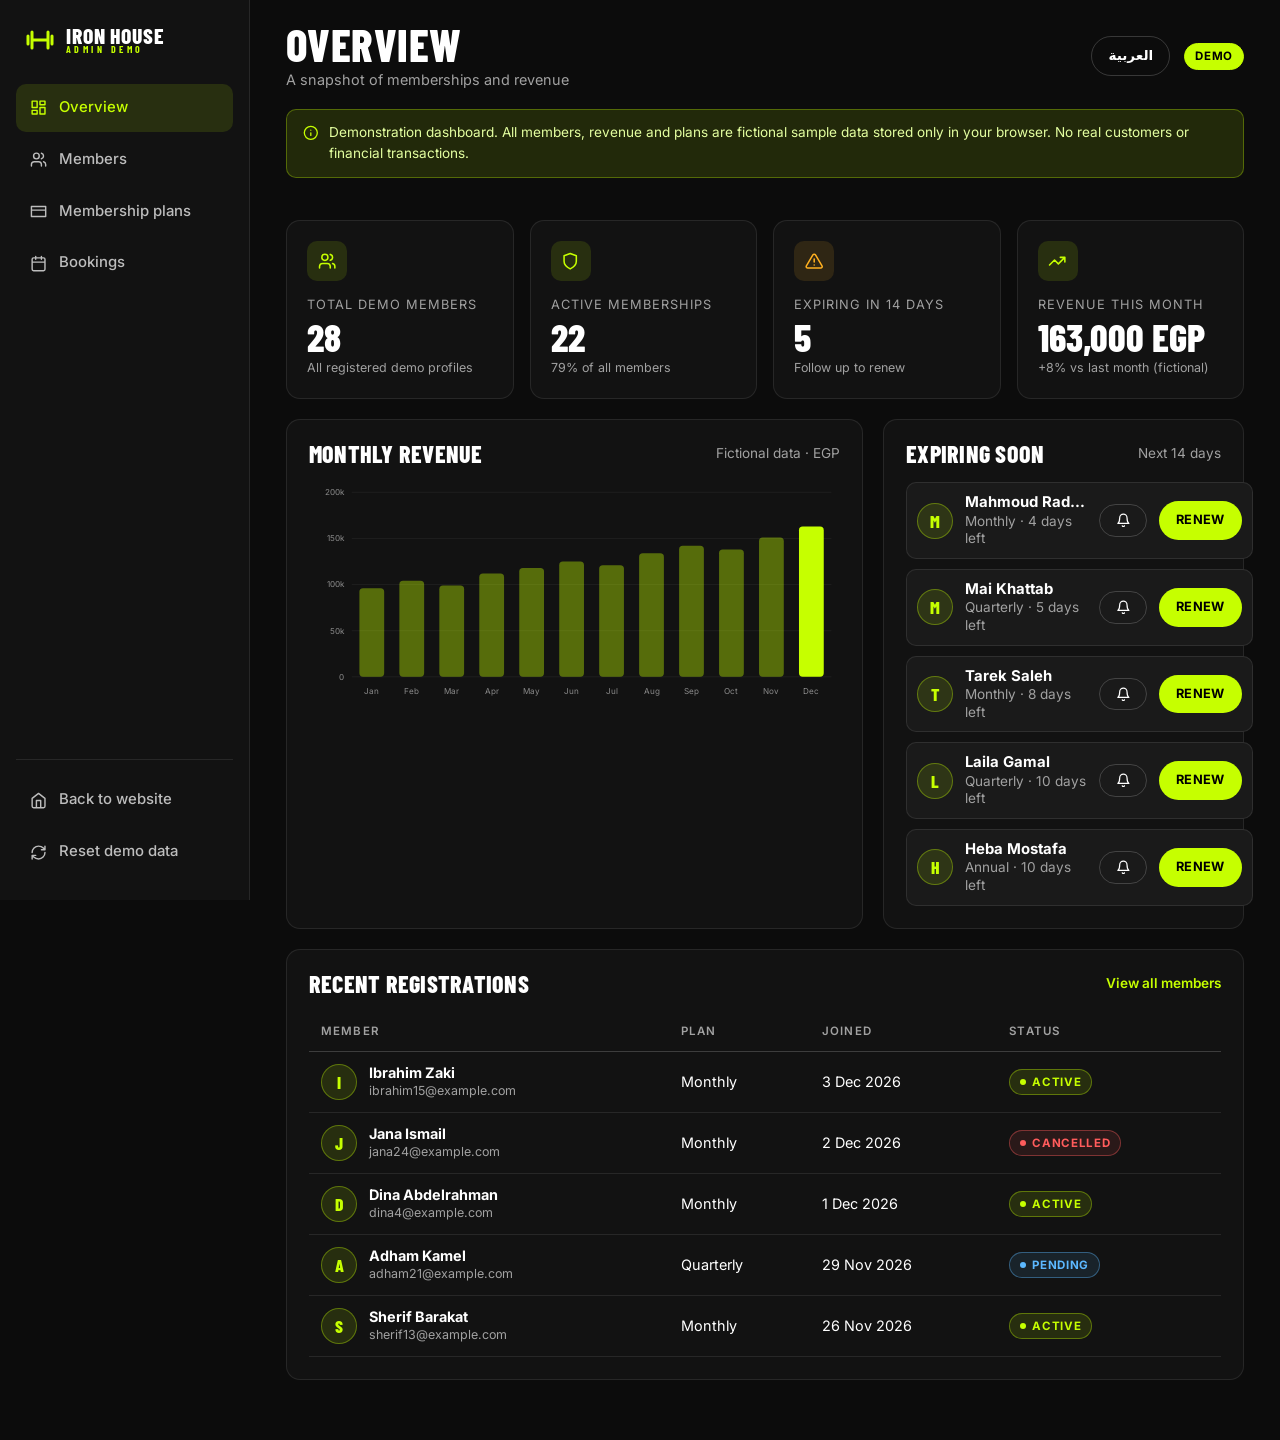
<file: dashboard.html>
<!doctype html>
<html lang="en">
<head>
  <meta charset="utf-8">
  <meta name="viewport" content="width=device-width, initial-scale=1">
  <title>Dashboard Demo | IRON HOUSE FITNESS</title>
  <meta name="description" content="Demo gym management dashboard for IRON HOUSE FITNESS: members, memberships, revenue chart and plans. All data is fictional and stored only in your browser.">
  <meta name="theme-color" content="#0a0a0a">
  <meta name="robots" content="noindex">
  <link rel="icon" href="assets/favicon.svg" type="image/svg+xml">
  <link rel="preload" as="font" type="font/woff2" href="assets/fonts/inter-latin.woff2" crossorigin>
  <link rel="preload" as="font" type="font/woff2" href="assets/fonts/barlow-condensed-800.woff2" crossorigin>
  <link rel="preload" as="font" type="font/woff2" href="assets/fonts/barlow-condensed-700.woff2" crossorigin>
  <link rel="stylesheet" href="css/dashboard.min.css">
  <script>(function(d){try{if(localStorage.getItem("ironhouse.lang")==="ar"){d.lang="ar";d.dir="rtl";}}catch(e){}})(document.documentElement);</script>
</head>
<body>
  <a class="skip-link" href="#dash-main">Skip to main content</a>
  <div class="shell">
    <aside class="sidebar" id="sidebar" aria-label="Dashboard navigation">
      <a href="index.html" class="wordmark">
        <svg class="wordmark-mark" viewBox="0 0 32 32" aria-hidden="true"><path d="M4 12v8M8 8v16M24 8v16M28 12v8M8 16h16" fill="none" stroke="currentColor" stroke-width="3" stroke-linecap="round"/></svg>
        <span>IRON HOUSE <small>ADMIN DEMO</small></span>
      </a>
      <nav class="side-nav">
        <a href="#overview" data-view="overview"><i data-icon="dashboard"></i> Overview</a>
        <a href="#members" data-view="members"><i data-icon="users"></i> Members</a>
        <a href="#plans" data-view="plans"><i data-icon="card"></i> Membership plans</a>
        <a href="#bookings" data-view="bookings"><i data-icon="calendar"></i> Bookings</a>
      </nav>
      <div class="side-foot">
        <a href="index.html" class="side-link"><i data-icon="home"></i> Back to website</a>
        <button type="button" class="side-link" id="reset-demo"><i data-icon="refresh"></i> Reset demo data</button>
      </div>
    </aside>
    <div class="scrim" id="scrim"></div>

    <div class="content">
      <header class="topbar">
        <button class="icon-btn menu-btn" id="open-sidebar" type="button" aria-label="Open navigation" aria-controls="sidebar" aria-expanded="false"><i data-icon="menu"></i></button>
        <div class="topbar-title"><h1 id="view-title">Overview</h1><p id="view-sub"></p></div>
        <span class="badge badge-demo">Demo</span>
      </header>
      <div class="demo-banner" role="note"><i data-icon="info"></i><span>Demonstration dashboard. All members, revenue and plans are fictional sample data stored only in your browser. No real customers or financial transactions.</span></div>

      <main id="dash-main" tabindex="-1">
        <div id="error-box"></div>

        <!-- Overview -->
        <section class="view" id="view-overview" aria-labelledby="view-title" hidden>
          <div class="kpis" id="kpis"></div>
          <div class="grid-2">
            <article class="panel chart-panel">
              <div class="panel-head"><h2>Monthly revenue</h2><span class="muted">Fictional data · EGP</span></div>
              <div id="chart" class="chart" role="group" aria-label="Bar chart of fictional monthly revenue for the last 12 months"></div>
            </article>
            <article class="panel">
              <div class="panel-head"><h2>Expiring soon</h2><span class="muted">Next 14 days</span></div>
              <ul class="list" id="expiring-list"></ul>
            </article>
          </div>
          <article class="panel">
            <div class="panel-head"><h2>Recent registrations</h2><a href="#members" class="link">View all members</a></div>
            <div class="table-wrap"><table class="table" id="recent-table"></table></div>
          </article>
        </section>

        <!-- Members -->
        <section class="view" id="view-members" aria-labelledby="view-title" hidden>
          <div class="panel">
            <div class="toolbar-d">
              <div class="search"><i data-icon="search"></i><label for="m-search" class="sr-only">Search members</label><input id="m-search" class="input" type="search" placeholder="Search by name, email or ID"></div>
              <label class="sr-only" for="m-status">Filter by status</label>
              <select id="m-status" class="select">
                <option value="all">All statuses</option>
                <option>Active</option><option>Expiring</option><option>Expired</option><option>Pending</option><option>Frozen</option><option>Cancelled</option>
              </select>
              <label class="sr-only" for="m-plan">Filter by plan</label>
              <select id="m-plan" class="select"><option value="all">All plans</option></select>
              <button type="button" class="btn btn-ghost btn-sm" id="export-csv"><i data-icon="download"></i> Export CSV</button>
              <button type="button" class="btn btn-primary btn-sm" id="add-member"><i data-icon="plus"></i> Add member</button>
            </div>
            <p class="muted count" id="m-count" aria-live="polite"></p>
            <div class="table-wrap"><table class="table members" id="members-table"></table></div>
            <div id="m-empty"></div>
            <div class="pager" id="pager"></div>
          </div>
        </section>

        <!-- Plans -->
        <section class="view" id="view-plans" aria-labelledby="view-title" hidden>
          <div class="plans-d" id="plans-d"></div>
          <p class="muted note">Changing a price here also updates the public website's plan cards in this browser, a simple preview of what a connected admin panel would do.</p>
        </section>
        <!-- Bookings -->
        <section class="view" id="view-bookings" aria-labelledby="view-title" hidden>
          <div class="panel">
            <p class="muted count" id="b-count" aria-live="polite"></p>
            <div class="table-wrap"><table class="table bookings" id="bookings-table"></table></div>
            <div id="b-empty"></div>
          </div>
        </section>
      </main>
    </div>
  </div>

  <script src="js/dashboard.min.js" defer></script>
</body>
</html>
</file>
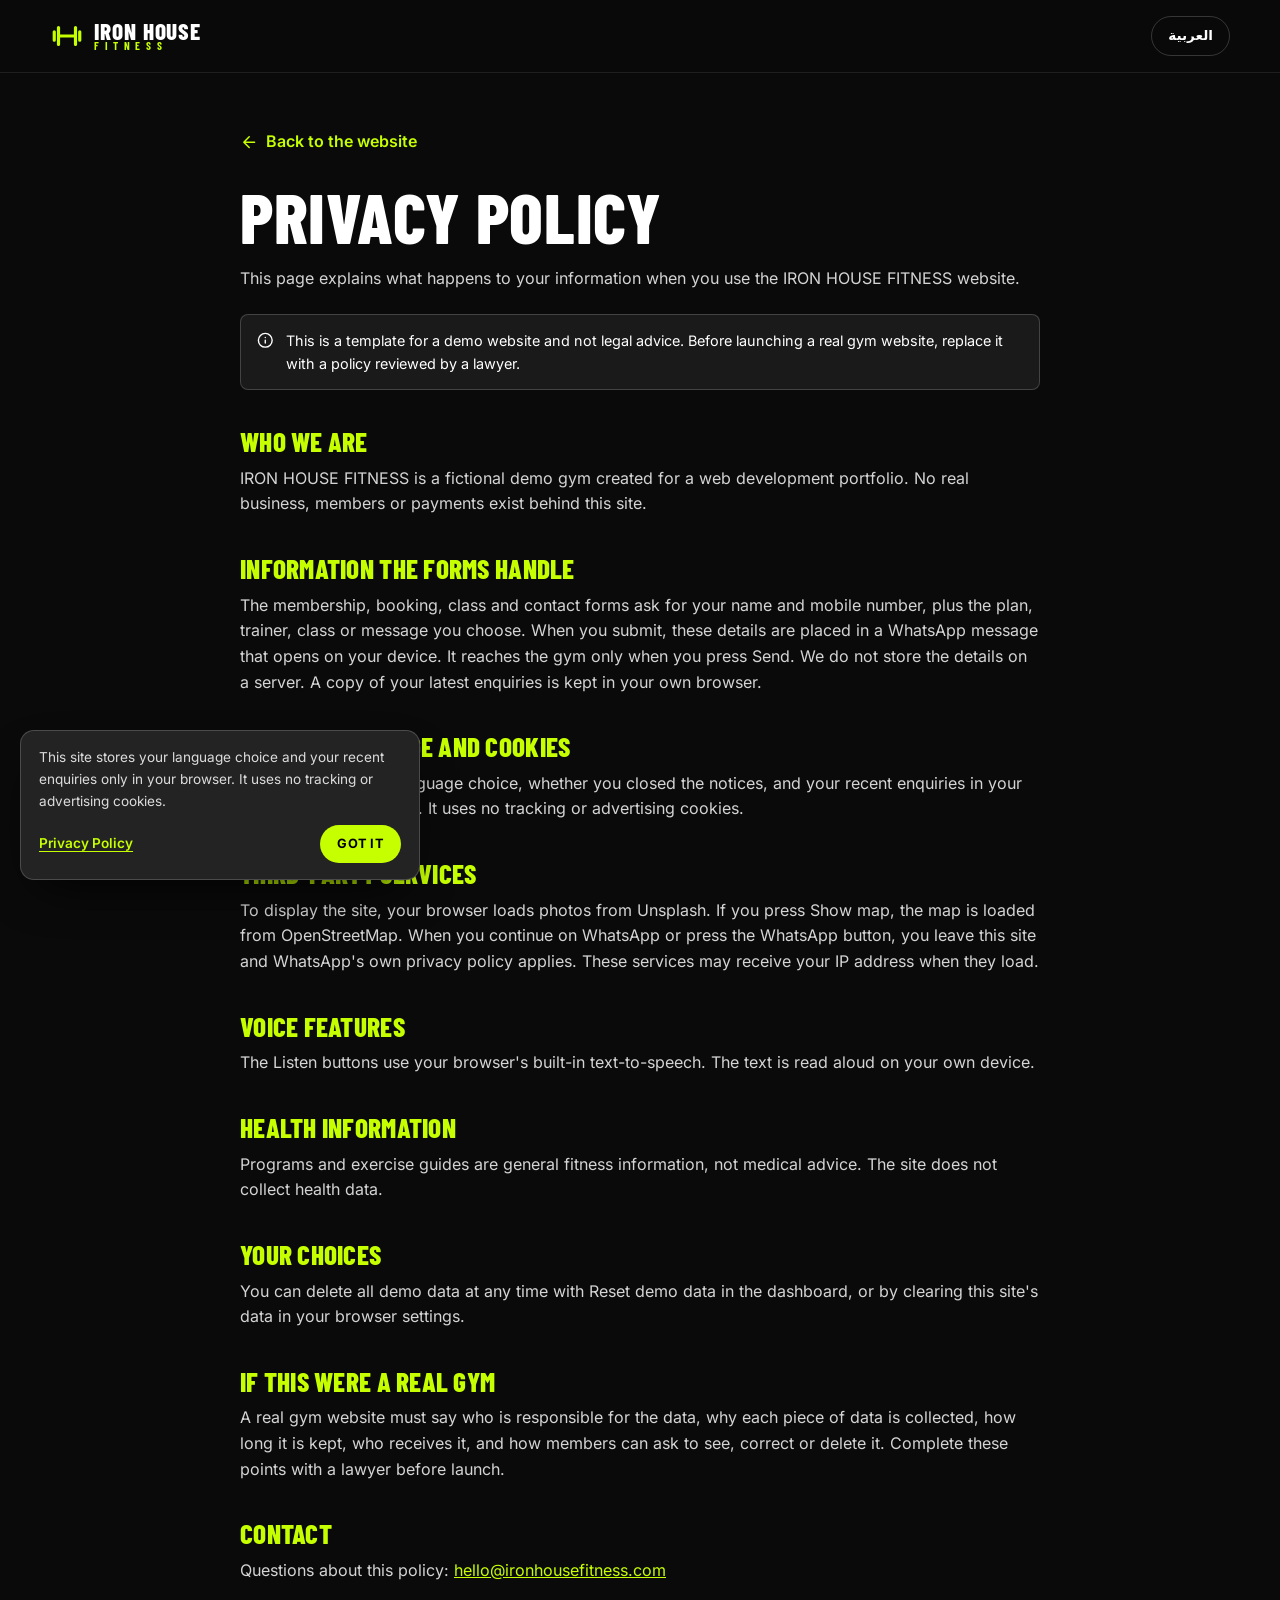
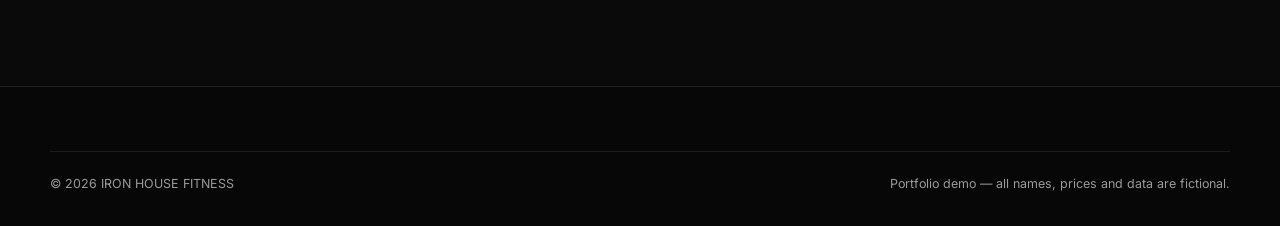
<file: privacy.html>
<!doctype html>
<html lang="en">
<head>
  <meta charset="utf-8">
  <meta name="viewport" content="width=device-width, initial-scale=1">
  <title>Privacy Policy | IRON HOUSE FITNESS</title>
  <meta name="description" content="Privacy policy of the IRON HOUSE FITNESS demo website: what data the forms handle, browser storage, third-party services and your choices.">
  <meta name="theme-color" content="#0a0a0a">
  <meta name="robots" content="index, follow">
  <link rel="icon" href="assets/favicon.svg" type="image/svg+xml">
  <link rel="canonical" href="https://iron-house-fitness.vercel.app/privacy.html">
  <link rel="preload" as="font" type="font/woff2" href="assets/fonts/inter-latin.woff2" crossorigin>
  <link rel="stylesheet" href="css/site.min.css">
  <script>(function(d){try{if(localStorage.getItem("ironhouse.lang")==="ar"){d.lang="ar";d.dir="rtl";}}catch(e){}})(document.documentElement);</script>
</head>
<body>
  <a class="skip-link" href="#main">Skip to main content</a>

  <header class="site-header scrolled">
    <div class="container header-inner">
      <a href="index.html" class="wordmark">
        <svg class="wordmark-mark" viewBox="0 0 32 32" aria-hidden="true"><path d="M4 12v8M8 8v16M24 8v16M28 12v8M8 16h16" fill="none" stroke="currentColor" stroke-width="3" stroke-linecap="round"/></svg>
        <span>IRON HOUSE <small>FITNESS</small></span>
      </a>
    </div>
  </header>

  <main id="main" class="container legal">
    <a class="legal-back" href="index.html"><i data-icon="arrow-right" class="flip-back"></i> Back to the website</a>
    <h1>Privacy Policy</h1>
    <p>This page explains what happens to your information when you use the IRON HOUSE FITNESS website.</p>
    <div class="alert"><i data-icon="info"></i><span>This is a template for a demo website and not legal advice. Before launching a real gym website, replace it with a policy reviewed by a lawyer.</span></div>

    <h2>Who we are</h2>
    <p>IRON HOUSE FITNESS is a fictional demo gym created for a web development portfolio. No real business, members or payments exist behind this site.</p>

    <h2>Information the forms handle</h2>
    <p>The membership, booking, class and contact forms ask for your name and mobile number, plus the plan, trainer, class or message you choose. When you submit, these details are placed in a WhatsApp message that opens on your device. It reaches the gym only when you press Send. We do not store the details on a server. A copy of your latest enquiries is kept in your own browser.</p>

    <h2>Browser storage and cookies</h2>
    <p>The site stores your language choice, whether you closed the notices, and your recent enquiries in your browser's local storage. It uses no tracking or advertising cookies.</p>

    <h2>Third-party services</h2>
    <p>To display the site, your browser loads photos from Unsplash. If you press Show map, the map is loaded from OpenStreetMap. When you continue on WhatsApp or press the WhatsApp button, you leave this site and WhatsApp's own privacy policy applies. These services may receive your IP address when they load.</p>

    <h2>Voice features</h2>
    <p>The Listen buttons use your browser's built-in text-to-speech. The text is read aloud on your own device.</p>

    <h2>Health information</h2>
    <p>Programs and exercise guides are general fitness information, not medical advice. The site does not collect health data.</p>

    <h2>Your choices</h2>
    <p>You can delete all demo data at any time with Reset demo data in the dashboard, or by clearing this site's data in your browser settings.</p>

    <h2>If this were a real gym</h2>
    <p>A real gym website must say who is responsible for the data, why each piece of data is collected, how long it is kept, who receives it, and how members can ask to see, correct or delete it. Complete these points with a lawyer before launch.</p>

    <h2>Contact</h2>
    <p>Questions about this policy: <a class="contact-link" data-cfg="email" style="color:var(--lime);text-decoration:underline"></a></p>
  </main>

  <footer class="site-footer">
    <div class="container footer-legal">
      <p>© <span id="year">2026</span> IRON HOUSE FITNESS</p>
      <p>Portfolio demo — all names, prices and data are fictional.</p>
    </div>
  </footer>

  <script src="js/privacy.min.js" defer></script>
</body>
</html>
</file>
<file: css/dashboard.min.css>
@font-face{font-family:Inter;font-style:normal;font-weight:400 700;font-display:swap;src:url(../assets/fonts/inter-latin.woff2) format("woff2");unicode-range:U+0000-00FF,U+0131,U+0152-0153,U+02BB-02BC,U+02C6,U+02DA,U+02DC,U+0304,U+0308,U+0329,U+2000-206F,U+20AC,U+2122,U+2191,U+2193,U+2212,U+2215,U+FEFF,U+FFFD}@font-face{font-family:Barlow Condensed;font-style:normal;font-weight:700;font-display:swap;src:url(../assets/fonts/barlow-condensed-700.woff2) format("woff2");unicode-range:U+0000-00FF,U+0131,U+0152-0153,U+02BB-02BC,U+02C6,U+02DA,U+02DC,U+0304,U+0308,U+0329,U+2000-206F,U+20AC,U+2122,U+2191,U+2193,U+2212,U+2215,U+FEFF,U+FFFD}@font-face{font-family:Barlow Condensed;font-style:normal;font-weight:800;font-display:swap;src:url(../assets/fonts/barlow-condensed-800.woff2) format("woff2");unicode-range:U+0000-00FF,U+0131,U+0152-0153,U+02BB-02BC,U+02C6,U+02DA,U+02DC,U+0304,U+0308,U+0329,U+2000-206F,U+20AC,U+2122,U+2191,U+2193,U+2212,U+2215,U+FEFF,U+FFFD}@font-face{font-family:Cairo;font-style:normal;font-weight:400 800;font-display:swap;src:url(../assets/fonts/cairo-arabic.woff2) format("woff2");unicode-range:U+0600-06FF,U+0750-077F,U+0870-0891,U+0897-08E1,U+08E3-08FF,U+200C-200E,U+2010-2011,U+204F,U+2E41,U+FB50-FDFF,U+FE70-FE74,U+FE76-FEFC,U+102E0-102FB,U+10E60-10E7E,U+10EC2-10EC7,U+10EC9-10EEE,U+10EF0-10EFF,U+1EE00-1EE03,U+1EE05-1EE1F,U+1EE21-1EE22,U+1EE24,U+1EE27,U+1EE29-1EE32,U+1EE34-1EE37,U+1EE39,U+1EE3B,U+1EE42,U+1EE47,U+1EE49,U+1EE4B,U+1EE4D-1EE4F,U+1EE51-1EE52,U+1EE54,U+1EE57,U+1EE59,U+1EE5B,U+1EE5D,U+1EE5F,U+1EE61-1EE62,U+1EE64,U+1EE67-1EE6A,U+1EE6C-1EE72,U+1EE74-1EE77,U+1EE79-1EE7C,U+1EE7E,U+1EE80-1EE89,U+1EE8B-1EE9B,U+1EEA1-1EEA3,U+1EEA5-1EEA9,U+1EEAB-1EEBB,U+1EEF0-1EEF1}@font-face{font-family:Cairo;font-style:normal;font-weight:400 800;font-display:swap;src:url(../assets/fonts/cairo-latin.woff2) format("woff2");unicode-range:U+0000-00FF,U+0131,U+0152-0153,U+02BB-02BC,U+02C6,U+02DA,U+02DC,U+0304,U+0308,U+0329,U+2000-206F,U+20AC,U+2122,U+2191,U+2193,U+2212,U+2215,U+FEFF,U+FFFD}:root{--bg: #0a0a0a;--surface: #121212;--surface-2: #1a1a1a;--surface-3: #232323;--border: rgba(255, 255, 255, .09);--border-strong: rgba(255, 255, 255, .18);--text: #ffffff;--muted: #a1a1a1;--lime: #c6ff00;--lime-dark: #a6d600;--lime-soft: rgba(198, 255, 0, .12);--danger: #ff5c5c;--warn: #ffb020;--info: #5cb8ff;--radius: 14px;--radius-sm: 8px;--font-display: "Barlow Condensed", "Arial Narrow", Impact, sans-serif;--font-body: "Inter", system-ui, -apple-system, "Segoe UI", Roboto, sans-serif;--ease: cubic-bezier(.22, 1, .36, 1)}*,*:before,*:after{box-sizing:border-box}html{scroll-behavior:smooth;scroll-padding-top:84px;-webkit-text-size-adjust:100%}body{margin:0;background:var(--bg);color:var(--text);font-family:var(--font-body);font-size:16px;line-height:1.6;-webkit-font-smoothing:antialiased}img,svg{display:block;max-width:100%}a{color:inherit;text-decoration:none}button,input,select,textarea{font:inherit;color:inherit}button{cursor:pointer}h1,h2,h3,h4{font-family:var(--font-display);text-transform:uppercase;line-height:1.02;letter-spacing:.01em;margin:0;font-weight:800}p{margin:0}ul{margin:0;padding:0;list-style:none}:focus-visible{outline:2px solid var(--lime);outline-offset:3px;border-radius:4px}[hidden]{display:none!important}.sr-only{position:absolute;width:1px;height:1px;overflow:hidden;clip:rect(0 0 0 0);white-space:nowrap}.skip-link{position:absolute;left:12px;top:-60px;z-index:300;background:var(--lime);color:#000;padding:10px 16px;border-radius:8px;font-weight:700}.skip-link:focus{top:12px}.icon{width:1.15em;height:1.15em;flex:none;fill:none;stroke:currentColor;stroke-width:2;stroke-linecap:round;stroke-linejoin:round}.btn{display:inline-flex;align-items:center;justify-content:center;gap:10px;padding:14px 26px;border-radius:999px;border:1px solid transparent;font-weight:700;font-size:.95rem;letter-spacing:.02em;text-transform:uppercase;transition:transform .25s var(--ease),background .25s,color .25s,border-color .25s,box-shadow .25s;white-space:nowrap}.btn-primary{background:var(--lime);color:#000}.btn-primary:hover{background:#d9ff4d;transform:translateY(-2px);box-shadow:0 10px 30px -10px #c6ff0099}.btn-ghost{border-color:var(--border-strong);background:transparent;color:var(--text)}.btn-ghost:hover{border-color:var(--lime);color:var(--lime);transform:translateY(-2px)}.btn-danger{border-color:#ff5c5c66;color:var(--danger);background:transparent}.btn-danger:hover{background:#ff5c5c1f}.btn-sm{padding:8px 16px;font-size:.8rem}.btn-block{width:100%}.btn[disabled]{opacity:.5;pointer-events:none}.btn .icon{transition:transform .25s var(--ease)}.btn:hover .icon{transform:translate(3px)}.badge{display:inline-flex;align-items:center;gap:6px;padding:3px 10px;border-radius:999px;font-size:.72rem;font-weight:700;letter-spacing:.06em;text-transform:uppercase;border:1px solid var(--border-strong);color:var(--muted);background:#ffffff0a}.badge:before{content:"";width:6px;height:6px;border-radius:50%;background:currentColor}.badge.plain:before{display:none}.badge-active{color:var(--lime);border-color:#c6ff0059;background:var(--lime-soft)}.badge-expiring{color:var(--warn);border-color:#ffb02066;background:#ffb0201a}.badge-expired,.badge-cancelled{color:var(--danger);border-color:#ff5c5c66;background:#ff5c5c1a}.badge-pending{color:var(--info);border-color:#5cb8ff66;background:#5cb8ff1a}.badge-frozen{color:#b9a6ff;border-color:#b9a6ff66;background:#b9a6ff1a}.badge-demo{color:#000;background:var(--lime);border-color:var(--lime)}.badge-demo:before{display:none}.field{display:flex;flex-direction:column;gap:6px;margin-bottom:16px}.field label,.field .label{font-size:.82rem;font-weight:600;color:#d4d4d4;letter-spacing:.03em}.input,.select,.textarea{width:100%;background:var(--surface-2);border:1px solid var(--border-strong);border-radius:var(--radius-sm);padding:12px 14px;transition:border-color .2s,box-shadow .2s}.textarea{min-height:120px;resize:vertical}.input::placeholder,.textarea::placeholder{color:#8f8f8f}.input:focus,.select:focus,.textarea:focus{outline:none;border-color:var(--lime);box-shadow:0 0 0 3px var(--lime-soft)}.select{appearance:none;padding-right:38px;background-image:url("data:image/svg+xml,%3Csvg xmlns='http://www.w3.org/2000/svg' width='16' height='16' viewBox='0 0 24 24' fill='none' stroke='%23a1a1a1' stroke-width='2.5' stroke-linecap='round' stroke-linejoin='round'%3E%3Cpath d='m6 9 6 6 6-6'/%3E%3C/svg%3E");background-repeat:no-repeat;background-position:right 12px center}.select option{background:#1a1a1a}.field.has-error .input,.field.has-error .select,.field.has-error .textarea{border-color:var(--danger)}.field-error{color:var(--danger);font-size:.8rem;min-height:0}.field-error:empty{display:none}.form-note{font-size:.8rem;color:var(--muted);margin-top:12px}.form-row{display:grid;grid-template-columns:1fr 1fr;gap:0 16px}@media(max-width:560px){.form-row{grid-template-columns:1fr}}.alert{display:flex;gap:12px;padding:14px 16px;border-radius:var(--radius-sm);border:1px solid var(--border-strong);background:var(--surface-2);font-size:.9rem}.alert .icon{margin-top:3px}.alert-success{border-color:#c6ff0066;background:var(--lime-soft)}.alert-success .icon{color:var(--lime)}.alert-error{border-color:#ff5c5c66;background:#ff5c5c14}.alert-error .icon{color:var(--danger)}.modal-backdrop{position:fixed;inset:0;z-index:200;background:#000000bf;backdrop-filter:blur(6px);display:flex;align-items:center;justify-content:center;padding:20px;animation:fade .2s ease}.modal{width:100%;max-width:560px;max-height:calc(100vh - 40px);overflow:auto;background:var(--surface);border:1px solid var(--border-strong);border-radius:18px;padding:32px;position:relative;animation:pop .3s var(--ease)}.modal.wide{max-width:760px}.modal h2{font-size:2rem;margin-bottom:6px}.modal-close{position:absolute;top:14px;right:14px;width:40px;height:40px;border-radius:50%;border:1px solid var(--border);background:var(--surface-2);display:grid;place-items:center}.modal-close:hover{border-color:var(--lime);color:var(--lime)}@media(max-width:560px){.modal{padding:24px 20px}}body.modal-open{overflow:hidden}@keyframes fade{0%{opacity:0}}@keyframes pop{0%{opacity:0;transform:translateY(16px) scale(.98)}}.toasts{position:fixed;bottom:20px;left:50%;transform:translate(-50%);z-index:400;display:flex;flex-direction:column;gap:10px;width:min(92vw,420px)}.toast{display:flex;gap:10px;align-items:flex-start;padding:14px 16px;border-radius:12px;background:var(--surface-3);border:1px solid var(--border-strong);box-shadow:0 20px 50px -20px #000;font-size:.92rem;animation:pop .3s var(--ease)}.toast .icon{color:var(--lime);margin-top:3px}.toast.error .icon{color:var(--danger)}@media(prefers-reduced-motion:reduce){html{scroll-behavior:auto}*,*:before,*:after{animation-duration:.01ms!important;transition-duration:.01ms!important}}body{background:#0c0c0c}.shell{display:grid;grid-template-columns:250px 1fr;min-height:100vh}.sidebar{position:sticky;top:0;height:100vh;background:var(--surface);border-right:1px solid var(--border);padding:24px 16px;display:flex;flex-direction:column;gap:28px;z-index:60}.wordmark{display:inline-flex;align-items:center;gap:10px;padding:0 8px}.wordmark-mark{width:32px;height:32px;color:var(--lime)}.wordmark span{font-family:var(--font-display);font-weight:800;font-size:1.35rem;letter-spacing:.04em;line-height:.9;display:flex;flex-direction:column}.wordmark small{font-size:.62rem;letter-spacing:.35em;color:var(--lime);font-weight:700}.side-nav{display:grid;gap:4px}.side-nav a,.side-link{display:flex;align-items:center;gap:12px;padding:12px 14px;border-radius:10px;color:#bdbdbd;font-weight:500;font-size:.93rem;border:0;background:none;width:100%;text-align:left;transition:background .2s,color .2s}.side-nav a:hover,.side-link:hover{background:var(--surface-2);color:#fff}.side-nav a.active{background:var(--lime-soft);color:var(--lime)}.side-foot{margin-top:auto;display:grid;gap:4px;border-top:1px solid var(--border);padding-top:16px}.scrim{display:none}.content{min-width:0}.topbar{display:flex;align-items:center;gap:14px;padding:22px clamp(16px,3vw,36px) 8px}.topbar-title{flex:1;min-width:0}.topbar h1{font-size:clamp(2rem,4vw,2.8rem)}.topbar p{color:var(--muted);font-size:.9rem}.icon-btn.menu-btn{display:none}.icon-btn{width:40px;height:40px;border-radius:10px;border:1px solid var(--border-strong);background:var(--surface);display:inline-grid;place-items:center;transition:all .2s;flex:none}.icon-btn:hover:not([disabled]){border-color:var(--lime);color:var(--lime)}.icon-btn[disabled]{opacity:.35;cursor:default}.icon-btn.danger:hover{border-color:var(--danger);color:var(--danger)}.demo-banner{display:flex;gap:10px;align-items:flex-start;margin:10px clamp(16px,3vw,36px) 0;padding:12px 16px;background:var(--lime-soft);border:1px solid rgba(198,255,0,.3);border-radius:10px;font-size:.85rem;color:#e4ffa0}.demo-banner .icon{margin-top:3px;color:var(--lime)}main{padding:22px clamp(16px,3vw,36px) 60px;outline:none}.view[hidden]{display:none}.view>*+*{margin-top:20px}.muted{color:var(--muted);font-size:.85rem}.center{text-align:center}.link{color:var(--lime);font-size:.85rem;font-weight:600}.link:hover{text-decoration:underline}#error-box{margin-bottom:20px}.panel{background:var(--surface);border:1px solid var(--border);border-radius:var(--radius);padding:22px;min-width:0}.panel-head{display:flex;justify-content:space-between;align-items:center;gap:12px;margin-bottom:16px;flex-wrap:wrap}.panel-head h2{font-size:1.5rem}.kpis{display:grid;grid-template-columns:repeat(4,1fr);gap:16px}.kpi{background:var(--surface);border:1px solid var(--border);border-radius:var(--radius);padding:20px;position:relative;min-height:150px}.kpi-icon{width:40px;height:40px;border-radius:10px;background:var(--lime-soft);color:var(--lime);display:grid;place-items:center;margin-bottom:14px}.kpi.warn .kpi-icon{background:#ffb0201f;color:var(--warn)}.kpi-label{font-size:.8rem;color:var(--muted);text-transform:uppercase;letter-spacing:.08em}.kpi-value{font-family:var(--font-display);font-size:2.4rem;font-weight:800;line-height:1.1}.kpi-sub{font-size:.78rem;color:var(--muted)}.grid-2{display:grid;grid-template-columns:1.6fr 1fr;gap:20px}.view>.grid-2{margin-top:20px}@media(max-width:1100px){.kpis{grid-template-columns:repeat(2,1fr)}.grid-2{grid-template-columns:1fr}}@media(max-width:520px){.kpis{grid-template-columns:1fr}.kpi{min-height:0}}.skeleton{background:linear-gradient(90deg,var(--surface-2) 25%,var(--surface-3) 50%,var(--surface-2) 75%);background-size:200% 100%;animation:shimmer 1.3s infinite;border-radius:var(--radius-sm)}@keyframes shimmer{to{background-position:-200% 0}}.chart{position:relative}.chart svg{width:100%;height:auto;overflow:visible}.chart .grid{stroke:#ffffff12}.chart .axis{fill:#8a8a8a;font-size:11px;font-family:var(--font-body)}.chart .bar{fill:#c6ff0061;transition:fill .2s;cursor:pointer}.chart .bar.current,.chart .bar:hover,.chart .bar:focus{fill:var(--lime);outline:none}.tip{position:absolute;transform:translate(-50%,-100%);background:#000;border:1px solid var(--border-strong);border-radius:8px;padding:8px 12px;font-size:.8rem;pointer-events:none;white-space:nowrap;display:flex;flex-direction:column;z-index:5}.tip[hidden]{display:none}.tip strong{color:var(--lime)}.tip span{color:var(--muted)}.list{display:grid;gap:10px}.row-item{display:flex;align-items:center;gap:12px;padding:10px;border:1px solid var(--border);border-radius:10px;background:var(--surface-2)}.row-item .grow{flex:1;min-width:0;display:flex;flex-direction:column;line-height:1.3}.row-item strong{font-size:.93rem;overflow:hidden;text-overflow:ellipsis;white-space:nowrap}.avatar-sm{width:36px;height:36px;border-radius:50%;flex:none;background:var(--lime-soft);border:1px solid rgba(198,255,0,.35);color:var(--lime);display:grid;place-items:center;font-family:var(--font-display);font-weight:800;font-size:1.1rem}.empty-sm{display:flex;gap:10px;align-items:center;color:var(--muted);padding:18px 6px;font-size:.9rem}.empty-sm .icon{color:var(--lime)}.table-wrap{overflow-x:auto;margin:0 -6px;padding:0 6px}.table{width:100%;border-collapse:collapse;font-size:.9rem;min-width:480px}.table th{text-align:left;font-size:.72rem;text-transform:uppercase;letter-spacing:.1em;color:var(--muted);font-weight:600;padding:10px 12px;border-bottom:1px solid var(--border-strong);white-space:nowrap}.table td{padding:12px;border-bottom:1px solid var(--border);vertical-align:middle}.table tbody tr:hover{background:#ffffff06}.who{display:flex;align-items:center;gap:12px}.who>div{display:flex;flex-direction:column;line-height:1.3;min-width:0}.who .muted{font-size:.78rem}.sort{background:none;border:0;padding:0;color:inherit;font:inherit;text-transform:inherit;letter-spacing:inherit;display:inline-flex;gap:6px;align-items:center;cursor:pointer}.sort:hover{color:var(--lime)}.sort span{font-size:.6rem;color:var(--lime);min-width:8px}.actions{display:flex;align-items:center;gap:8px}.select-sm{padding:7px 28px 7px 10px;font-size:.82rem;width:auto;background-position:right 8px center}.members{min-width:760px}@media(max-width:1100px){.hide-md{display:none}.members{min-width:640px}}@media(max-width:720px){.hide-sm{display:none}.members{min-width:560px}}.toolbar-d{display:flex;flex-wrap:wrap;gap:10px;margin-bottom:14px;align-items:center}.toolbar-d .select{width:auto;min-width:150px}.search{position:relative;flex:1 1 240px}.search .icon{position:absolute;left:14px;top:50%;transform:translateY(-50%);color:var(--muted);pointer-events:none}.search .input{padding-left:40px}.count{margin-bottom:8px}.pager{display:flex;align-items:center;justify-content:center;gap:14px;margin-top:18px;font-size:.85rem;color:var(--muted)}.empty{text-align:center;padding:48px 16px}.empty-icon{width:52px;height:52px;margin:0 auto 12px;border-radius:50%;background:var(--surface-2);color:var(--lime);display:grid;place-items:center}.empty h3{font-size:1.5rem;margin-bottom:6px}.empty p{color:var(--muted);margin-bottom:16px}.plans-d{display:grid;grid-template-columns:repeat(3,1fr);gap:20px}.plan-d{display:flex;flex-direction:column;gap:14px}.plan-d-price strong{font-family:var(--font-display);font-size:3rem;font-weight:800;line-height:1}.plan-stats{display:grid;grid-template-columns:repeat(3,1fr);gap:8px;margin:0}.plan-stats div{background:var(--surface-2);border-radius:8px;padding:10px;text-align:center}.plan-stats dt{font-size:.68rem;color:var(--muted);text-transform:uppercase;letter-spacing:.1em}.plan-stats dd{margin:0;font-weight:700}.bar-track{height:6px;background:var(--surface-3);border-radius:99px;overflow:hidden}.bar-track span{display:block;height:100%;background:var(--lime);border-radius:99px}.perks-d{display:grid;gap:8px;font-size:.88rem;color:#d0d0d0;flex:1}.perks-d li{display:flex;gap:8px}.perks-d .icon{color:var(--lime);margin-top:4px}.note{margin-top:18px}@media(max-width:1000px){.plans-d{grid-template-columns:1fr}}@media(max-width:860px){.shell{grid-template-columns:1fr}.sidebar{position:fixed;inset:0 auto 0 0;width:270px;transform:translate(-102%);transition:transform .3s var(--ease)}.sidebar.open{transform:none}.scrim{position:fixed;inset:0;background:#000000a6;z-index:50;display:block;opacity:0;visibility:hidden;transition:opacity .3s}.scrim.show{opacity:1;visibility:visible}.icon-btn.menu-btn{display:inline-grid}}.kpis:empty{min-height:150px}#expiring-list:empty{min-height:369px}.chart:empty{aspect-ratio:720/300}@media(max-width:1100px){.kpis:empty{min-height:316px}}@media(max-width:520px){.kpis:empty{min-height:760px}}[dir=rtl]{--font-display: "Cairo", "Segoe UI", Tahoma, sans-serif;--font-body: "Cairo", "Segoe UI", Tahoma, sans-serif}[dir=rtl] :where(h1,h2,h3,h4,p,a,button,span,li,label,td,th,dt,dd,input,select,textarea,blockquote,figcaption,strong,em,small,div){letter-spacing:0;text-transform:none}[dir=rtl] .wordmark span{letter-spacing:.04em}[dir=rtl] .wordmark small{letter-spacing:.4em;text-transform:uppercase}[dir=rtl] h1,[dir=rtl] h2,[dir=rtl] h3,[dir=rtl] h4{line-height:1.3;font-weight:800}[dir=rtl] .hero h1{font-size:clamp(2.8rem,8vw,5.6rem);max-width:14ch;line-height:1.15}[dir=rtl] .section-head h2,[dir=rtl] .contact-grid h2,[dir=rtl] .cta h2{font-size:clamp(2rem,5vw,3.4rem)}[dir=rtl] .stat strong,[dir=rtl] .plan-price strong,[dir=rtl] .kpi-value,[dir=rtl] .class-time strong{font-family:"Barlow Condensed",var(--font-display)}[dir=rtl] .eyebrow{letter-spacing:.04em}[dir=rtl] .legal-back .icon{transform:none}.legal-back .icon{transform:scaleX(-1)}.lang-toggle{height:40px;padding:0 16px;border-radius:999px;border:1px solid var(--border-strong);background:transparent;font-weight:700;font-size:.85rem;transition:all .2s;margin-inline-start:12px;flex:none}.lang-toggle:hover{border-color:var(--lime);color:var(--lime)}.header-inner .lang-toggle{margin-inline-start:auto;margin-inline-end:10px}@media(min-width:961px){.header-inner .lang-toggle{margin-inline-start:18px;margin-inline-end:0}.header-inner{gap:16px}.header-inner .main-nav{margin-inline-start:auto}}[dir=rtl] .flip-rtl{transform:scaleX(-1)}[dir=rtl] .btn:hover .icon{transform:translate(-3px)}[dir=rtl] .btn:hover .flip-rtl{transform:scaleX(-1) translate(3px)}[dir=rtl] .hero-media:after{background:linear-gradient(270deg,#0a0a0af2,#0a0a0abf 45%,#0a0a0a4d),linear-gradient(0deg,var(--bg) 0%,transparent 25%)}[dir=rtl] .main-nav>a:not(.btn):after{transform-origin:right}[dir=rtl] .plan-tag{left:auto;right:30px}[dir=rtl] .card-tag{left:auto;right:12px}[dir=rtl] .class-time{padding-right:0;border-right:0;padding-left:18px;border-left:1px solid var(--border-strong)}[dir=rtl] .hours td{padding:2px 0 2px 24px}[dir=rtl] .select{background-position:left 12px center;padding-right:14px;padding-left:38px}[dir=rtl] .select-sm{background-position:left 8px center;padding:7px 10px 7px 28px}[dir=rtl] .modal-close{right:auto;left:14px}[dir=rtl] .modal h2{padding-inline-end:44px}[dir=rtl] .week-table th,[dir=rtl] .week-table td,[dir=rtl] .table th{text-align:right}[dir=rtl] .week-table th{width:110px}[dir=rtl] input[type=email],[dir=rtl] input[type=tel],[dir=rtl] input[type=number]{direction:ltr;text-align:right}[dir=rtl] .search .icon{left:auto;right:14px}[dir=rtl] .search .input{padding-left:14px;padding-right:40px}[dir=rtl] .testi blockquote{text-align:start}[dir=rtl] .sidebar{border-right:0;border-left:1px solid var(--border)}[dir=rtl] .side-nav a,[dir=rtl] .side-link{text-align:right}[dir=rtl] .chart svg{direction:ltr}@media(max-width:860px){[dir=rtl] .sidebar{inset:0 0 0 auto;transform:translate(102%)}[dir=rtl] .sidebar.open{transform:none}}[dir=rtl] .toasts{direction:rtl}@media(max-width:960px){[dir=rtl] .main-nav{text-align:right}}
</file>
<file: css/site.min.css>
@font-face{font-family:Inter;font-style:normal;font-weight:400 700;font-display:swap;src:url(../assets/fonts/inter-latin.woff2) format("woff2");unicode-range:U+0000-00FF,U+0131,U+0152-0153,U+02BB-02BC,U+02C6,U+02DA,U+02DC,U+0304,U+0308,U+0329,U+2000-206F,U+20AC,U+2122,U+2191,U+2193,U+2212,U+2215,U+FEFF,U+FFFD}@font-face{font-family:Barlow Condensed;font-style:normal;font-weight:700;font-display:swap;src:url(../assets/fonts/barlow-condensed-700.woff2) format("woff2");unicode-range:U+0000-00FF,U+0131,U+0152-0153,U+02BB-02BC,U+02C6,U+02DA,U+02DC,U+0304,U+0308,U+0329,U+2000-206F,U+20AC,U+2122,U+2191,U+2193,U+2212,U+2215,U+FEFF,U+FFFD}@font-face{font-family:Barlow Condensed;font-style:normal;font-weight:800;font-display:swap;src:url(../assets/fonts/barlow-condensed-800.woff2) format("woff2");unicode-range:U+0000-00FF,U+0131,U+0152-0153,U+02BB-02BC,U+02C6,U+02DA,U+02DC,U+0304,U+0308,U+0329,U+2000-206F,U+20AC,U+2122,U+2191,U+2193,U+2212,U+2215,U+FEFF,U+FFFD}@font-face{font-family:Cairo;font-style:normal;font-weight:400 800;font-display:swap;src:url(../assets/fonts/cairo-arabic.woff2) format("woff2");unicode-range:U+0600-06FF,U+0750-077F,U+0870-0891,U+0897-08E1,U+08E3-08FF,U+200C-200E,U+2010-2011,U+204F,U+2E41,U+FB50-FDFF,U+FE70-FE74,U+FE76-FEFC,U+102E0-102FB,U+10E60-10E7E,U+10EC2-10EC7,U+10EC9-10EEE,U+10EF0-10EFF,U+1EE00-1EE03,U+1EE05-1EE1F,U+1EE21-1EE22,U+1EE24,U+1EE27,U+1EE29-1EE32,U+1EE34-1EE37,U+1EE39,U+1EE3B,U+1EE42,U+1EE47,U+1EE49,U+1EE4B,U+1EE4D-1EE4F,U+1EE51-1EE52,U+1EE54,U+1EE57,U+1EE59,U+1EE5B,U+1EE5D,U+1EE5F,U+1EE61-1EE62,U+1EE64,U+1EE67-1EE6A,U+1EE6C-1EE72,U+1EE74-1EE77,U+1EE79-1EE7C,U+1EE7E,U+1EE80-1EE89,U+1EE8B-1EE9B,U+1EEA1-1EEA3,U+1EEA5-1EEA9,U+1EEAB-1EEBB,U+1EEF0-1EEF1}@font-face{font-family:Cairo;font-style:normal;font-weight:400 800;font-display:swap;src:url(../assets/fonts/cairo-latin.woff2) format("woff2");unicode-range:U+0000-00FF,U+0131,U+0152-0153,U+02BB-02BC,U+02C6,U+02DA,U+02DC,U+0304,U+0308,U+0329,U+2000-206F,U+20AC,U+2122,U+2191,U+2193,U+2212,U+2215,U+FEFF,U+FFFD}:root{--bg: #0a0a0a;--surface: #121212;--surface-2: #1a1a1a;--surface-3: #232323;--border: rgba(255, 255, 255, .09);--border-strong: rgba(255, 255, 255, .18);--text: #ffffff;--muted: #a1a1a1;--lime: #c6ff00;--lime-dark: #a6d600;--lime-soft: rgba(198, 255, 0, .12);--danger: #ff5c5c;--warn: #ffb020;--info: #5cb8ff;--radius: 14px;--radius-sm: 8px;--font-display: "Barlow Condensed", "Arial Narrow", Impact, sans-serif;--font-body: "Inter", system-ui, -apple-system, "Segoe UI", Roboto, sans-serif;--ease: cubic-bezier(.22, 1, .36, 1)}*,*:before,*:after{box-sizing:border-box}html{scroll-behavior:smooth;scroll-padding-top:84px;-webkit-text-size-adjust:100%}body{margin:0;background:var(--bg);color:var(--text);font-family:var(--font-body);font-size:16px;line-height:1.6;-webkit-font-smoothing:antialiased}img,svg{display:block;max-width:100%}a{color:inherit;text-decoration:none}button,input,select,textarea{font:inherit;color:inherit}button{cursor:pointer}h1,h2,h3,h4{font-family:var(--font-display);text-transform:uppercase;line-height:1.02;letter-spacing:.01em;margin:0;font-weight:800}p{margin:0}ul{margin:0;padding:0;list-style:none}:focus-visible{outline:2px solid var(--lime);outline-offset:3px;border-radius:4px}[hidden]{display:none!important}.sr-only{position:absolute;width:1px;height:1px;overflow:hidden;clip:rect(0 0 0 0);white-space:nowrap}.skip-link{position:absolute;left:12px;top:-60px;z-index:300;background:var(--lime);color:#000;padding:10px 16px;border-radius:8px;font-weight:700}.skip-link:focus{top:12px}.icon{width:1.15em;height:1.15em;flex:none;fill:none;stroke:currentColor;stroke-width:2;stroke-linecap:round;stroke-linejoin:round}.btn{display:inline-flex;align-items:center;justify-content:center;gap:10px;padding:14px 26px;border-radius:999px;border:1px solid transparent;font-weight:700;font-size:.95rem;letter-spacing:.02em;text-transform:uppercase;transition:transform .25s var(--ease),background .25s,color .25s,border-color .25s,box-shadow .25s;white-space:nowrap}.btn-primary{background:var(--lime);color:#000}.btn-primary:hover{background:#d9ff4d;transform:translateY(-2px);box-shadow:0 10px 30px -10px #c6ff0099}.btn-ghost{border-color:var(--border-strong);background:transparent;color:var(--text)}.btn-ghost:hover{border-color:var(--lime);color:var(--lime);transform:translateY(-2px)}.btn-danger{border-color:#ff5c5c66;color:var(--danger);background:transparent}.btn-danger:hover{background:#ff5c5c1f}.btn-sm{padding:8px 16px;font-size:.8rem}.btn-block{width:100%}.btn[disabled]{opacity:.5;pointer-events:none}.btn .icon{transition:transform .25s var(--ease)}.btn:hover .icon{transform:translate(3px)}.badge{display:inline-flex;align-items:center;gap:6px;padding:3px 10px;border-radius:999px;font-size:.72rem;font-weight:700;letter-spacing:.06em;text-transform:uppercase;border:1px solid var(--border-strong);color:var(--muted);background:#ffffff0a}.badge:before{content:"";width:6px;height:6px;border-radius:50%;background:currentColor}.badge.plain:before{display:none}.badge-active{color:var(--lime);border-color:#c6ff0059;background:var(--lime-soft)}.badge-expiring{color:var(--warn);border-color:#ffb02066;background:#ffb0201a}.badge-expired,.badge-cancelled{color:var(--danger);border-color:#ff5c5c66;background:#ff5c5c1a}.badge-pending{color:var(--info);border-color:#5cb8ff66;background:#5cb8ff1a}.badge-frozen{color:#b9a6ff;border-color:#b9a6ff66;background:#b9a6ff1a}.badge-demo{color:#000;background:var(--lime);border-color:var(--lime)}.badge-demo:before{display:none}.field{display:flex;flex-direction:column;gap:6px;margin-bottom:16px}.field label,.field .label{font-size:.82rem;font-weight:600;color:#d4d4d4;letter-spacing:.03em}.input,.select,.textarea{width:100%;background:var(--surface-2);border:1px solid var(--border-strong);border-radius:var(--radius-sm);padding:12px 14px;transition:border-color .2s,box-shadow .2s}.textarea{min-height:120px;resize:vertical}.input::placeholder,.textarea::placeholder{color:#8f8f8f}.input:focus,.select:focus,.textarea:focus{outline:none;border-color:var(--lime);box-shadow:0 0 0 3px var(--lime-soft)}.select{appearance:none;padding-right:38px;background-image:url("data:image/svg+xml,%3Csvg xmlns='http://www.w3.org/2000/svg' width='16' height='16' viewBox='0 0 24 24' fill='none' stroke='%23a1a1a1' stroke-width='2.5' stroke-linecap='round' stroke-linejoin='round'%3E%3Cpath d='m6 9 6 6 6-6'/%3E%3C/svg%3E");background-repeat:no-repeat;background-position:right 12px center}.select option{background:#1a1a1a}.field.has-error .input,.field.has-error .select,.field.has-error .textarea{border-color:var(--danger)}.field-error{color:var(--danger);font-size:.8rem;min-height:0}.field-error:empty{display:none}.form-note{font-size:.8rem;color:var(--muted);margin-top:12px}.form-row{display:grid;grid-template-columns:1fr 1fr;gap:0 16px}@media(max-width:560px){.form-row{grid-template-columns:1fr}}.alert{display:flex;gap:12px;padding:14px 16px;border-radius:var(--radius-sm);border:1px solid var(--border-strong);background:var(--surface-2);font-size:.9rem}.alert .icon{margin-top:3px}.alert-success{border-color:#c6ff0066;background:var(--lime-soft)}.alert-success .icon{color:var(--lime)}.alert-error{border-color:#ff5c5c66;background:#ff5c5c14}.alert-error .icon{color:var(--danger)}.modal-backdrop{position:fixed;inset:0;z-index:200;background:#000000bf;backdrop-filter:blur(6px);display:flex;align-items:center;justify-content:center;padding:20px;animation:fade .2s ease}.modal{width:100%;max-width:560px;max-height:calc(100vh - 40px);overflow:auto;background:var(--surface);border:1px solid var(--border-strong);border-radius:18px;padding:32px;position:relative;animation:pop .3s var(--ease)}.modal.wide{max-width:760px}.modal h2{font-size:2rem;margin-bottom:6px}.modal-close{position:absolute;top:14px;right:14px;width:40px;height:40px;border-radius:50%;border:1px solid var(--border);background:var(--surface-2);display:grid;place-items:center}.modal-close:hover{border-color:var(--lime);color:var(--lime)}@media(max-width:560px){.modal{padding:24px 20px}}body.modal-open{overflow:hidden}@keyframes fade{0%{opacity:0}}@keyframes pop{0%{opacity:0;transform:translateY(16px) scale(.98)}}.toasts{position:fixed;bottom:20px;left:50%;transform:translate(-50%);z-index:400;display:flex;flex-direction:column;gap:10px;width:min(92vw,420px)}.toast{display:flex;gap:10px;align-items:flex-start;padding:14px 16px;border-radius:12px;background:var(--surface-3);border:1px solid var(--border-strong);box-shadow:0 20px 50px -20px #000;font-size:.92rem;animation:pop .3s var(--ease)}.toast .icon{color:var(--lime);margin-top:3px}.toast.error .icon{color:var(--danger)}@media(prefers-reduced-motion:reduce){html{scroll-behavior:auto}*,*:before,*:after{animation-duration:.01ms!important;transition-duration:.01ms!important}}.container{width:min(1180px,100% - 40px);margin-inline:auto}.accent{color:var(--lime)}.eyebrow{font-size:.8rem;font-weight:700;letter-spacing:.22em;text-transform:uppercase;color:var(--lime);margin-bottom:14px}.demo-bar{position:relative;background:#151515;border-bottom:1px solid var(--border);font-size:.78rem;color:var(--muted);text-align:center;padding:6px 44px;display:flex;justify-content:center;align-items:center}.demo-close{position:absolute;inset-inline-end:10px;top:50%;transform:translateY(-50%);width:26px;height:26px;border-radius:50%;border:0;background:transparent;color:var(--muted);display:grid;place-items:center;transition:background .2s,color .2s}.demo-close:hover{background:#ffffff1a;color:#fff}.demo-close .icon{width:.95rem;height:.95rem}.contact-link:hover{color:var(--lime);text-decoration:underline}.site-header{position:sticky;top:0;z-index:100;transition:background .3s,border-color .3s;border-bottom:1px solid transparent}.site-header.scrolled,body.menu-open .site-header{background:#0a0a0ae0;backdrop-filter:blur(14px);border-color:var(--border)}.header-inner{display:flex;align-items:center;justify-content:space-between;height:72px}.wordmark{display:inline-flex;align-items:center;gap:10px;color:var(--text)}.wordmark-mark{width:34px;height:34px;color:var(--lime)}.wordmark span{font-family:var(--font-display);font-weight:800;font-size:1.45rem;letter-spacing:.04em;line-height:.9;display:flex;flex-direction:column}.wordmark small{font-size:.7rem;letter-spacing:.5em;color:var(--lime);font-weight:700}.main-nav{display:flex;align-items:center;gap:28px;font-size:.9rem;font-weight:500}.main-nav>a:not(.btn){color:#d0d0d0;position:relative;padding:6px 0;transition:color .2s}.main-nav>a:not(.btn):after{content:"";position:absolute;left:0;bottom:0;height:2px;width:100%;background:var(--lime);transform:scaleX(0);transform-origin:left;transition:transform .3s var(--ease)}.main-nav>a:not(.btn):hover,.main-nav>a.active{color:#fff}.main-nav>a:not(.btn):hover:after,.main-nav>a.active:after{transform:scaleX(1)}.nav-dash{display:inline-flex;align-items:center;gap:6px}.menu-toggle{display:none;width:44px;height:44px;border-radius:10px;border:1px solid var(--border-strong);background:transparent;place-items:center}@media(min-width:961px)and (max-width:1240px){.main-nav{gap:16px;font-size:.84rem}.nav-cta{padding-inline:16px}}@media(max-width:960px){.menu-toggle{display:grid}.main-nav{position:fixed;inset:72px 0 auto;flex-direction:column;align-items:stretch;gap:0;padding:12px 20px 24px;background:#0a0a0af7;border-bottom:1px solid var(--border);transform:translateY(-12px);opacity:0;visibility:hidden;transition:all .3s var(--ease);max-height:calc(100vh - 72px);overflow:auto}.main-nav.open{transform:none;opacity:1;visibility:visible}.main-nav>a:not(.btn){padding:16px 0;border-bottom:1px solid var(--border);font-size:1.05rem}.main-nav>a:not(.btn):after{display:none}.nav-cta{margin-top:16px}}.hero{position:relative;min-height:min(88vh,820px);display:flex;align-items:center;margin-top:-72px;padding:150px 0 90px;overflow:hidden;isolation:isolate}.hero-media,.cta-media{position:absolute;inset:0;z-index:-1;background:linear-gradient(135deg,#1a1a1a,#0a0a0a)}.hero-media img,.cta-media img{width:100%;height:100%;object-fit:cover}.hero-media:after{content:"";position:absolute;inset:0;background:linear-gradient(90deg,#0a0a0af2,#0a0a0abf 45%,#0a0a0a4d),linear-gradient(0deg,var(--bg) 0%,transparent 25%)}.hero h1{font-size:clamp(3.4rem,10vw,7.5rem);max-width:11ch;margin-bottom:24px}.hero-lead{max-width:52ch;color:#cfcfcf;font-size:1.12rem;margin-bottom:36px}.hero-actions{display:flex;gap:14px;flex-wrap:wrap}.hero-actions.center{justify-content:center}.hero-points{display:flex;gap:26px;flex-wrap:wrap;margin-top:44px;color:#bdbdbd;font-size:.9rem}.hero-points li{display:flex;align-items:center;gap:8px}.hero-points .icon{color:var(--lime)}.hero-inner>*{animation:rise .9s var(--ease) backwards}.hero-inner>*:nth-child(2){animation-delay:.08s}.hero-inner>*:nth-child(3){animation-delay:.16s}.hero-inner>*:nth-child(4){animation-delay:.24s}.hero-inner>*:nth-child(5){animation-delay:.32s}@keyframes rise{0%{opacity:0;transform:translateY(26px)}}.stats{border-block:1px solid var(--border);background:var(--surface);padding:44px 0 20px}.stats-grid{display:grid;grid-template-columns:repeat(4,1fr);gap:20px;text-align:center}.stat strong{display:block;font-family:var(--font-display);font-size:clamp(2.6rem,6vw,4rem);line-height:1;color:var(--lime);font-weight:800}.stat span{color:var(--muted);font-size:.85rem;text-transform:uppercase;letter-spacing:.14em}@media(max-width:680px){.stats-grid{grid-template-columns:repeat(2,1fr);gap:28px 12px}}.section{padding:clamp(70px,10vw,120px) 0}.section.alt{background:var(--surface);border-block:1px solid var(--border)}.section-head{max-width:720px;margin-bottom:48px}.section-head h2,.contact-grid h2,.cta h2{font-size:clamp(2.4rem,6vw,4.2rem);margin-bottom:16px}.section-head p:last-child{color:var(--muted)}.reveal{opacity:1}.js .reveal{opacity:0;transform:translateY(28px);transition:opacity .8s var(--ease),transform .8s var(--ease)}.js .reveal.in{opacity:1;transform:none}.benefits{display:grid;grid-template-columns:repeat(3,1fr);gap:20px}.benefit{background:var(--surface);border:1px solid var(--border);border-radius:var(--radius);padding:30px;transition:border-color .3s,transform .3s var(--ease)}.benefit:hover{border-color:#c6ff0066;transform:translateY(-4px)}.benefit-icon{width:52px;height:52px;border-radius:12px;background:var(--lime-soft);color:var(--lime);display:grid;place-items:center;margin-bottom:20px;font-size:1.4rem}.benefit h3{font-size:1.5rem;margin-bottom:8px}.benefit p{color:var(--muted);font-size:.95rem}@media(max-width:900px){.benefits{grid-template-columns:repeat(2,1fr)}}@media(max-width:580px){.benefits{grid-template-columns:1fr}}.toolbar{display:flex;flex-wrap:wrap;gap:14px;align-items:center;justify-content:space-between;margin-bottom:16px}.chips{display:flex;flex-wrap:wrap;gap:8px}.chip{padding:9px 18px;border-radius:999px;border:1px solid var(--border-strong);background:transparent;font-size:.85rem;font-weight:600;color:#cfcfcf;transition:border-color .2s}.chip:hover{border-color:var(--lime);color:#fff}.chip[aria-pressed=true]{background:var(--lime);border-color:var(--lime);color:#000}.toolbar-select{min-width:170px;display:flex;align-items:center;gap:10px}.toolbar-select label{color:var(--muted);font-size:.8rem;font-weight:600;letter-spacing:.06em;text-transform:uppercase}.result-count{color:var(--muted);font-size:.85rem;margin:6px 0 22px}.card-grid{display:grid;grid-template-columns:repeat(auto-fill,minmax(270px,1fr));gap:22px}.card{background:var(--bg);border:1px solid var(--border);border-radius:var(--radius);overflow:hidden;display:flex;flex-direction:column;transition:transform .35s var(--ease),border-color .3s}.card:hover{transform:translateY(-6px);border-color:#c6ff0073}.card-media{position:relative;aspect-ratio:16 / 10;overflow:hidden;background:linear-gradient(135deg,#222,#0d0d0d)}.card-media img,.trainer-photo img{width:100%;height:100%;object-fit:cover;transition:transform .6s var(--ease)}.card:hover .card-media img,.card:hover .trainer-photo img{transform:scale(1.06)}.img-failed{visibility:hidden}.card-tag{position:absolute;left:12px;top:12px;background:#000000b3;backdrop-filter:blur(6px);border:1px solid var(--border-strong);border-radius:999px;padding:4px 12px;font-size:.72rem;font-weight:700;letter-spacing:.08em;text-transform:uppercase}.card-body{padding:22px;display:flex;flex-direction:column;gap:12px;flex:1;align-items:flex-start}.card-body>p{color:var(--muted);font-size:.92rem}.card-top{display:flex;justify-content:space-between;align-items:flex-start;gap:10px;width:100%}.card-top h3{font-size:1.6rem}.meta{display:flex;flex-wrap:wrap;gap:8px 16px;font-size:.82rem;color:#cfcfcf;margin-top:auto}.meta li{display:flex;align-items:center;gap:6px}.meta .icon{color:var(--lime)}.program-card .btn{margin-top:4px}.lvl-beginner{color:var(--lime);border-color:#c6ff0059}.lvl-intermediate{color:var(--warn);border-color:#ffb02066}.lvl-advanced{color:var(--danger);border-color:#ff5c5c66}.empty{grid-column:1 / -1;text-align:center;padding:56px 20px;border:1px dashed var(--border-strong);border-radius:var(--radius)}.empty-icon{width:56px;height:56px;margin:0 auto 14px;border-radius:50%;display:grid;place-items:center;background:var(--surface-2);color:var(--lime);font-size:1.4rem}.empty h3{font-size:1.6rem;margin-bottom:6px}.empty p{color:var(--muted);margin-bottom:18px}.trainer-grid{display:grid;grid-template-columns:repeat(2,minmax(0,380px));justify-content:center;gap:28px}.trainer-card{background:var(--surface)}.trainer-photo{aspect-ratio:4 / 5;overflow:hidden;background:linear-gradient(135deg,#222,#0d0d0d)}.trainer-photo img{object-position:center 25%;filter:grayscale(.35);transition:filter .5s,transform .6s var(--ease)}.trainer-card:hover .trainer-photo img{filter:none}.trainer-card h3{font-size:1.7rem}.trainer-spec{color:var(--lime)!important;font-weight:600;font-size:.85rem!important;text-transform:uppercase;letter-spacing:.08em}@media(max-width:1000px){.trainer-grid{grid-template-columns:repeat(2,1fr)}}@media(max-width:560px){.trainer-grid{grid-template-columns:1fr}}.trainer-book{margin-top:6px}.slots{display:flex;flex-wrap:wrap;gap:8px}.slot{padding:8px 14px;border-radius:10px;border:1px solid var(--border-strong);background:transparent;font-size:.85rem;font-weight:600;font-variant-numeric:tabular-nums;transition:all .2s}.slot:hover:not([disabled]){border-color:var(--lime);color:var(--lime)}.slot[aria-pressed=true]{background:var(--lime);border-color:var(--lime);color:#000}.slot[disabled]{opacity:.35;text-decoration:line-through;cursor:not-allowed}.slots-msg{color:var(--muted);font-size:.9rem;margin:0}input[type=date].input{color-scheme:dark}.plan-grid{display:grid;grid-template-columns:repeat(3,1fr);gap:22px;align-items:stretch}.plan{position:relative;background:var(--bg);border:1px solid var(--border);border-radius:18px;padding:36px 30px;display:flex;flex-direction:column;transition:transform .35s var(--ease),border-color .3s}.plan:hover{transform:translateY(-6px)}.plan.featured{border-color:var(--lime);box-shadow:0 0 0 1px var(--lime),0 30px 60px -30px #c6ff0059}.plan-tag{position:absolute;top:-13px;left:30px;background:var(--lime);color:#000;font-size:.72rem;font-weight:800;letter-spacing:.1em;text-transform:uppercase;padding:4px 14px;border-radius:999px}.plan h3{font-size:2rem}.plan-price{margin-top:14px;display:flex;align-items:baseline;gap:8px}.plan-price strong{font-family:var(--font-display);font-size:3.6rem;line-height:1;font-weight:800}.plan-price span{color:var(--muted);font-weight:600}.plan-sub{color:var(--muted);font-size:.9rem}.perks{display:grid;gap:12px;margin-bottom:30px;flex:1;font-size:.93rem;color:#dcdcdc}.perks li{display:flex;gap:10px}.perks .icon{color:var(--lime);margin-top:4px}@media(max-width:900px){.plan-grid{grid-template-columns:1fr;max-width:480px;margin-inline:auto}}.class-grid{display:grid;grid-template-columns:repeat(auto-fill,minmax(340px,1fr));gap:16px}.class-card{display:flex;align-items:center;gap:18px;background:var(--surface);border:1px solid var(--border);border-radius:var(--radius);padding:18px 20px;transition:border-color .3s,transform .3s var(--ease)}.class-card:hover{border-color:#c6ff0073;transform:translateY(-3px)}.class-time{min-width:92px;padding-right:18px;border-right:1px solid var(--border-strong)}.class-time strong{display:block;font-family:var(--font-display);font-size:1.55rem;line-height:1;color:var(--lime);font-weight:800}.class-time span{font-size:.78rem;color:var(--muted);text-transform:uppercase;letter-spacing:.1em}.class-info{flex:1;min-width:0}.class-info h3{font-size:1.35rem}.class-info p{display:flex;align-items:center;gap:6px;color:var(--muted);font-size:.85rem;margin:4px 0 8px}.class-tags{display:flex;gap:6px;flex-wrap:wrap}.class-card{flex-wrap:wrap}.class-actions{display:grid;grid-auto-flow:column;grid-auto-columns:1fr;gap:8px;flex:1 1 100%;margin-top:2px}.class-actions .btn{padding-inline:14px}@media(max-width:420px){.class-grid{grid-template-columns:1fr}.class-card{flex-wrap:wrap}}.testi-grid{display:grid;grid-template-columns:repeat(3,1fr);gap:22px}.testi{margin:0;background:var(--bg);border:1px solid var(--border);border-radius:var(--radius);padding:30px;display:flex;flex-direction:column;gap:18px}.stars{display:flex;gap:3px;color:var(--lime)}.stars .icon{fill:currentColor;stroke:none;width:1.1rem}.testi blockquote{margin:0;color:#dcdcdc;flex:1}.testi figcaption{display:flex;gap:12px;align-items:center}.testi figcaption strong{display:block}.testi figcaption span:not(.avatar){font-size:.8rem;color:var(--muted)}.avatar{width:44px;height:44px;border-radius:50%;background:var(--lime-soft);border:1px solid rgba(198,255,0,.4);color:var(--lime);display:grid;place-items:center;font-family:var(--font-display);font-weight:800;font-size:1.3rem}@media(max-width:900px){.testi-grid{grid-template-columns:1fr}}.cta{position:relative;isolation:isolate;text-align:center;padding:clamp(80px,12vw,140px) 0;overflow:hidden}.cta-media:after{content:"";position:absolute;inset:0;background:#0a0a0ad1}.cta p{color:#cfcfcf;max-width:50ch;margin:0 auto 32px}.contact-grid{display:grid;grid-template-columns:1fr 1fr;gap:56px;align-items:start}.contact-lead{color:var(--muted);margin-bottom:30px}.contact-list{display:grid;gap:22px}.contact-list li{display:flex;gap:16px;align-items:flex-start}.contact-list>li>.icon{width:44px;height:44px;padding:11px;border-radius:10px;background:var(--lime-soft);color:var(--lime)}.contact-list strong{display:block;font-size:.85rem;letter-spacing:.06em;text-transform:uppercase}.contact-list span{color:#cfcfcf;font-size:.95rem}.hours{border-collapse:collapse;font-size:.93rem;color:#cfcfcf}.hours td{padding:2px 24px 2px 0}.socials{display:flex;gap:10px;margin-top:30px}.socials a{width:46px;height:46px;border-radius:50%;border:1px solid var(--border-strong);display:grid;place-items:center;transition:all .25s var(--ease);font-size:1.1rem}.socials a:hover{background:var(--lime);color:#000;border-color:var(--lime);transform:translateY(-3px)}.contact-form{background:var(--surface);border:1px solid var(--border);border-radius:18px;padding:34px}.contact-form h3{font-size:2rem;margin-bottom:20px}#contact-result{margin-top:16px}@media(max-width:900px){.contact-grid{grid-template-columns:1fr;gap:40px}}@media(max-width:560px){.contact-form{padding:24px 20px}}.calc-grid{display:grid;grid-template-columns:1fr 1.05fr;gap:24px;align-items:start}.calc-form,.calc-result{background:var(--bg);border:1px solid var(--border);border-radius:18px;padding:28px}.calc-result{min-height:100%}.calc-empty{display:grid;place-items:center;gap:12px;text-align:center;color:var(--muted);padding:50px 10px}.calc-empty .icon{width:52px;height:52px;padding:13px;border-radius:14px;background:var(--lime-soft);color:var(--lime)}#k-goals .chip{flex:1 1 auto}#k-goals .chip.is-on{background:var(--lime);border-color:var(--lime);color:#000}.calc-hero{text-align:center;margin-bottom:16px}.calc-big{display:flex;justify-content:center;align-items:baseline;gap:8px}.calc-big strong{font-family:"Barlow Condensed",var(--font-display);font-size:clamp(3.6rem,9vw,5rem);line-height:1;color:var(--lime);font-variant-numeric:tabular-nums}.calc-big span{color:var(--muted);font-weight:600}.calc-hero p{color:#cfcfcf;font-size:.9rem}.calc-mini{display:grid;grid-template-columns:repeat(3,1fr);gap:10px;margin:16px 0 4px}.calc-mini>div{background:var(--surface-2);border:1px solid var(--border);border-radius:12px;padding:12px;display:grid;gap:2px}.calc-mini strong{font-size:1.05rem;font-variant-numeric:tabular-nums}.calc-cat{color:var(--lime);font-size:.78rem;font-weight:600}.macro-bar{display:flex;height:14px;border-radius:99px;overflow:hidden;background:var(--surface-3);margin-bottom:14px}.macro-bar span,.macros i{display:block}.m-p{background:#ff5c8a}.m-c{background:var(--lime)}.m-f{background:#5cb8ff}.macros{display:grid;gap:8px}.macros li{display:grid;grid-template-columns:14px 1fr auto 44px;align-items:center;gap:10px;font-size:.93rem}.macros i{width:12px;height:12px;border-radius:4px}.macros em{color:var(--muted);font-style:normal;text-align:end}.calc-cta{display:flex;justify-content:space-between;align-items:center;gap:12px;flex-wrap:wrap;margin-top:18px;padding-top:16px;border-top:1px solid var(--border);font-size:.9rem;color:#d0d0d0}.calc-result .alert{margin-bottom:10px;font-size:.85rem}.calc-note{margin-top:16px;text-align:center}@media(max-width:900px){.calc-grid{grid-template-columns:1fr}}@media(max-width:480px){.calc-mini{grid-template-columns:1fr}.calc-form,.calc-result{padding:22px 18px}}.faq-wrap{max-width:860px}.faq-list{display:grid;gap:10px}.faq-list details{background:var(--surface);border:1px solid var(--border);border-radius:var(--radius);transition:border-color .25s}.faq-list details[open]{border-color:#c6ff0073}.faq-list summary{cursor:pointer;list-style:none;padding:18px 22px;font-weight:600;display:flex;justify-content:space-between;align-items:center;gap:16px}.faq-list summary::-webkit-details-marker{display:none}.faq-list summary:after{content:"+";font-size:1.5rem;line-height:1;color:var(--lime);flex:none;transition:transform .25s var(--ease)}.faq-list details[open] summary:after{transform:rotate(45deg)}.faq-list details p{padding:0 22px 20px;color:#cfcfcf}.map-block{margin-top:56px}.map-card{position:relative;border:1px solid var(--border);border-radius:18px;overflow:hidden;min-height:340px;background:radial-gradient(circle at 30% 20%,#1c1c1c,#0e0e0e);display:grid}.map-card iframe{width:100%;height:400px;border:0;filter:grayscale(.4) invert(.92) hue-rotate(180deg) contrast(.9)}.map-placeholder{display:grid;place-items:center;align-content:center;gap:10px;text-align:center;padding:40px 24px}.map-placeholder>.icon{width:52px;height:52px;padding:13px;border-radius:14px;background:var(--lime-soft);color:var(--lime)}.map-placeholder h3{font-size:1.8rem}.map-placeholder p{color:var(--muted);max-width:56ch;font-size:.93rem}.map-actions{display:flex;gap:10px;flex-wrap:wrap;justify-content:center;margin-top:6px}.wa-float{position:fixed;inset-block-end:20px;inset-inline-end:20px;z-index:90;display:inline-flex;align-items:center;gap:10px;background:#25d366;color:#062b13;font-weight:700;font-size:.9rem;padding:14px 20px 14px 16px;border-radius:999px;box-shadow:0 14px 34px -10px #25d36699;transition:transform .25s var(--ease),box-shadow .25s}.wa-float:hover{transform:translateY(-3px);box-shadow:0 18px 40px -10px #25d366cc}.wa-float .icon{width:1.5rem;height:1.5rem}[dir=rtl] .wa-float{padding:14px 16px 14px 20px}.notice{position:fixed;inset-block-end:20px;inset-inline-start:20px;z-index:95;max-width:400px;background:var(--surface-3);border:1px solid var(--border-strong);border-radius:14px;padding:16px 18px;box-shadow:0 20px 50px -20px #000;font-size:.85rem;color:#dcdcdc;animation:pop .4s var(--ease)}.notice p{margin-bottom:12px}.notice-actions{display:flex;align-items:center;justify-content:space-between;gap:12px}.notice-link{color:var(--lime);font-weight:600;text-decoration:underline;text-underline-offset:3px}@media(max-width:640px){.wa-float{padding:14px}.wa-float span{display:none}.notice{inset-inline:12px;max-width:none;inset-block-end:84px}}.legal{max-width:800px;padding:56px 0 90px}.legal h1{font-size:clamp(2.6rem,7vw,4.4rem);margin-bottom:14px}.legal h2{font-size:1.7rem;margin:38px 0 10px;color:var(--lime)}.legal p{color:#d4d4d4;margin-bottom:12px}.legal .alert{margin:22px 0 8px}.legal-back{display:inline-flex;align-items:center;gap:8px;color:var(--lime);font-weight:600;margin-bottom:26px}.site-footer{background:#070707;border-top:1px solid var(--border);padding-top:64px}.footer-grid{display:grid;grid-template-columns:2fr 1fr 1fr;gap:40px;padding-bottom:44px}.footer-statement{color:var(--muted);max-width:40ch;margin-top:18px;font-size:.93rem}.site-footer h3{font-size:1.1rem;letter-spacing:.14em;color:var(--lime);margin-bottom:16px}.site-footer li{margin-bottom:8px}.site-footer li a{color:#cfcfcf;font-size:.93rem}.site-footer li a:hover{color:var(--lime)}.site-footer .socials{margin-top:0}.footer-legal{border-top:1px solid var(--border);padding:22px 0 32px;display:flex;flex-wrap:wrap;justify-content:space-between;gap:8px 24px;font-size:.78rem;color:#9a9a9a}@media(max-width:760px){.footer-grid{grid-template-columns:1fr 1fr}.footer-grid>:first-child{grid-column:1 / -1}}.modal-badges{display:flex;flex-wrap:wrap;gap:8px;margin:10px 0 16px}.modal-text{color:#cfcfcf;margin-bottom:18px}.modal-sub{font-size:1.3rem;margin:22px 0 10px;color:var(--lime)}.detail-stats{display:grid;grid-template-columns:repeat(3,1fr);gap:10px;margin-bottom:8px}.detail-stats div{background:var(--surface-2);border:1px solid var(--border);border-radius:10px;padding:14px;text-align:center}.detail-stats strong{display:block;font-family:var(--font-display);font-size:1.7rem;color:var(--lime);line-height:1.1}.detail-stats span{font-size:.75rem;color:var(--muted);text-transform:uppercase;letter-spacing:.1em}.ex-chips{margin-bottom:14px}.ex-grid{display:grid;grid-template-columns:repeat(auto-fill,minmax(190px,1fr));gap:12px}.ex-card{margin:0;background:var(--surface-2);border:1px solid var(--border);border-radius:12px;overflow:hidden}.ex-fig{position:relative;background:radial-gradient(circle at 50% 40%,#202020,#0e0e0e);padding:36px 6px 2px}.pl-fig{position:relative;padding-top:44px}.coach-tag{position:absolute;top:8px;inset-inline-start:8px;display:inline-flex;align-items:center;gap:6px;padding:3px 10px 3px 3px;background:#000000a6;border:1px solid rgba(198,255,0,.45);border-radius:999px;font-size:.7rem;font-weight:700;color:#fff;backdrop-filter:blur(4px)}[dir=rtl] .coach-tag{padding:3px 3px 3px 10px}.coach-tag img{width:22px;height:22px;border-radius:50%;object-fit:cover;object-position:center 22%;border:1px solid var(--lime)}.ex-svg{width:100%;height:auto;max-height:150px;overflow:visible}.ex-limb{fill:none;stroke-linecap:round;stroke-linejoin:round}.ex-gear{stroke:#777;stroke-width:1.5}.ex-hi{animation:hi-pulse 1.4s ease-in-out infinite}@keyframes hi-pulse{50%{opacity:.45}}.ex-svg .ex-scene,.ex-svg g.ex-scene *{stroke:#5a5a5a;stroke-width:2.5;stroke-linecap:round;fill:none}.ex-svg g.ex-scene rect{fill:#333}.ex-card figcaption{padding:10px 12px 12px;display:grid;gap:2px}.ex-card strong{font-size:.95rem}.ex-muscle{color:var(--lime);font-size:.72rem;font-weight:700;text-transform:uppercase;letter-spacing:.1em}.ex-sets{color:var(--muted);font-size:.85rem}.ex-note{font-size:.78rem;color:var(--muted);margin-top:10px}.ex-intro{color:var(--muted);font-size:.9rem;margin-bottom:12px}.ex-thumb{position:relative;display:block;width:100%;aspect-ratio:16 / 10;border:0;padding:0;overflow:hidden;background:#111;cursor:pointer}.ex-thumb>img{width:100%;height:100%;object-fit:cover;transition:transform .6s var(--ease)}.ex-thumb:hover>img{transform:scale(1.07)}.ex-thumb:after{content:"";position:absolute;inset:0;background:linear-gradient(0deg,#0000008c,#0000001a)}.ex-thumb .coach-tag,.ex-thumb-play{z-index:2}.ex-thumb-play{position:absolute;inset:0;margin:auto;width:50px;height:50px;border-radius:50%;background:var(--lime);color:#000;display:grid;place-items:center;box-shadow:0 10px 30px -8px #c6ff00b3;transition:transform .3s var(--ease)}.ex-thumb:hover .ex-thumb-play{transform:scale(1.12)}.ex-thumb-play .icon{fill:currentColor;stroke-width:1.5;margin-inline-start:3px}[dir=rtl] .ex-thumb-play .icon{transform:scaleX(-1);margin-inline-start:0;margin-inline-end:3px}.stage-tabs{margin-bottom:10px}.video-wrap{position:relative;aspect-ratio:16 / 9;border-radius:16px;overflow:hidden;background:#000;border:1px solid var(--border)}.video-wrap video{position:absolute;inset:0;width:100%;height:100%;object-fit:cover;background:#000}.video-credit{margin:6px 2px 12px}.stage{position:relative;border-radius:16px;overflow:hidden;aspect-ratio:4 / 3.4;background:#111;border:1px solid var(--border);margin-bottom:12px}.stage-bg{position:absolute;inset:0;width:100%;height:100%;object-fit:cover;object-position:center 22%}img.stage-bg{animation:kenburns 20s ease-in-out infinite alternate}@keyframes kenburns{0%{transform:scale(1)}to{transform:scale(1.14) translateY(-2%)}}.stage:not(:has(video)):after{content:"";position:absolute;inset:0;background:linear-gradient(180deg,rgba(0,0,0,.5) 0%,transparent 30%,rgba(0,0,0,.88) 100%);pointer-events:none}.stage-top{position:absolute;top:10px;inset-inline:10px;z-index:2;display:flex;align-items:center;gap:8px}.stage .coach-tag{position:static}.stage-live{display:inline-flex;align-items:center;gap:6px;font-size:.68rem;font-weight:700;text-transform:uppercase;letter-spacing:.08em;background:#0009;padding:4px 10px;border-radius:999px}.stage-live i{width:7px;height:7px;border-radius:50%;background:#ff3b3b;animation:hi-pulse 1.4s infinite}.stage-eq{margin-inline-start:auto;display:inline-flex;gap:3px;align-items:flex-end;height:20px}.stage-eq i{width:4px;height:5px;background:var(--lime);border-radius:2px}.stage.talking .stage-eq i{animation:eq .9s ease-in-out infinite}.stage.talking .stage-eq i:nth-child(2){animation-delay:.15s}.stage.talking .stage-eq i:nth-child(3){animation-delay:.3s}.stage.talking .stage-eq i:nth-child(4){animation-delay:.45s}@keyframes eq{50%{height:20px}}.stage-caption{position:absolute;inset-inline:12px;bottom:58px;z-index:2;margin:0;padding:10px 14px;background:#0000009e;backdrop-filter:blur(4px);border-radius:12px;font-size:.92rem;line-height:1.5;color:#fff}.stage-caption b{color:var(--lime);margin-inline-end:4px}.stage-bar{position:absolute;inset-inline:12px;bottom:12px;z-index:2;display:flex;align-items:center;gap:12px}.stage-play{width:38px;height:38px;border-radius:50%;border:0;background:var(--lime);color:#000;display:grid;place-items:center;flex:none}.stage-play .icon{fill:currentColor;stroke-width:1.5}[dir=rtl] .stage-play .icon{transform:scaleX(-1)}.stage-progress{flex:1;height:5px;background:#ffffff40;border-radius:9px;overflow:hidden}.stage-progress span{display:block;height:100%;width:0;background:var(--lime);transition:width .4s}.ex-card figcaption .btn{margin-top:8px;width:100%}.pl-muscle{color:var(--lime);font-weight:700;font-size:.8rem;letter-spacing:.12em;text-transform:uppercase;margin-bottom:10px}.pl-fig{background:radial-gradient(circle at 50% 40%,#202020,#0e0e0e);border:1px solid var(--border);border-radius:14px;padding:14px;margin-bottom:14px}.pl-fig .ex-svg{max-height:220px}.pl-grid{display:grid;grid-template-columns:1fr 1fr;gap:10px}.pl-box,.pl-rest{background:var(--surface-2);border:1px solid var(--border);border-radius:12px;padding:14px;text-align:center;display:grid;gap:2px}.pl-box strong,.pl-rest strong{font-family:"Barlow Condensed",var(--font-display);font-size:2.8rem;line-height:1;color:var(--lime);font-variant-numeric:tabular-nums}.pl-box strong,.pl-rest strong{direction:ltr;unicode-bidi:isolate}.pl-label{font-size:.75rem;color:var(--muted);text-transform:uppercase;letter-spacing:.1em}.pl-hint{text-align:center;color:#d0d0d0;font-size:.9rem;margin:12px 0}.pl-rest{margin-bottom:12px;border-color:#ffb02066}.pl-rest[hidden]{display:none}.pl-rest strong{color:var(--warn);font-size:3.4rem}.pl-actions{justify-content:center}.pl-layout{display:grid;grid-template-columns:1fr 1fr;gap:24px;margin-top:10px}@media(max-width:760px){.pl-layout{grid-template-columns:1fr}}.pl-photo{width:100%;border-radius:12px;margin-bottom:12px;aspect-ratio:4 / 3;object-fit:cover}.pl-angle{display:flex;justify-content:space-between;align-items:center;gap:12px;background:var(--surface-2);border:1px solid var(--border);border-radius:12px;padding:12px 16px;margin-bottom:10px}.pl-angle strong{font-family:"Barlow Condensed",var(--font-display);font-size:2.4rem;line-height:1;color:var(--lime);font-variant-numeric:tabular-nums;direction:ltr;unicode-bidi:isolate;display:block}.pl-angle-side{display:grid;gap:4px;text-align:end}.pl-angle-side b{color:#fff}.pl-works{display:flex;align-items:center;gap:10px;font-size:1.05rem;margin-bottom:4px}.pl-dot{width:14px;height:14px;border-radius:50%;background:#ff3b3b;box-shadow:0 0 12px #ff3b3b;flex:none}.pl-also{color:#d0d0d0;font-size:.9rem;margin-bottom:6px}.pl-steps{margin:0 0 16px;padding-inline-start:22px;display:grid;gap:10px;color:#e0e0e0;font-size:.93rem}.pl-steps li::marker{color:var(--lime);font-weight:700}.pl-steps li{position:relative;padding:6px 44px 6px 8px;border-radius:10px;transition:background .2s}[dir=rtl] .pl-steps li{padding:6px 8px 6px 44px}.pl-steps .step-listen{position:absolute;top:4px;inset-inline-end:6px}.pl-steps li.speaking{background:var(--lime-soft)}.step-listen{flex:none;width:32px;height:32px;border-radius:50%;border:1px solid var(--border-strong);background:transparent;display:grid;place-items:center;color:var(--lime);transition:all .2s}.step-listen:hover,.step-listen.speaking{background:var(--lime);color:#000;border-color:var(--lime)}.coach{display:flex;gap:14px;align-items:flex-start;background:var(--surface-2);border:1px solid rgba(198,255,0,.3);border-radius:14px;padding:14px;margin-bottom:16px}.coach-avatar{width:64px;height:64px;border-radius:50%;object-fit:cover;object-position:center 22%;border:2px solid var(--lime);flex:none;background:#222}.coach-body{display:grid;gap:6px;min-width:0;justify-items:start}.coach-name{display:flex;flex-wrap:wrap;gap:4px 10px;align-items:baseline}.coach-name span{color:var(--lime);font-size:.75rem;font-weight:700;text-transform:uppercase;letter-spacing:.08em}.coach-bubble{background:var(--bg);border:1px solid var(--border);border-radius:12px;padding:10px 14px;font-size:.92rem;color:#e6e6e6}.coach .btn .icon{margin-inline-end:2px}.pl-right .coach{margin-top:0}.week-table{width:100%;border-collapse:collapse;margin-bottom:18px;font-size:.93rem}.week-table th,.week-table td{text-align:left;padding:10px 12px;border-bottom:1px solid var(--border)}.week-table th{width:90px;color:var(--lime);font-weight:600}.modal-actions{display:flex;flex-wrap:wrap;gap:12px;margin-top:22px}.success{text-align:center;padding-top:8px}.success-icon{width:64px;height:64px;margin:8px auto 16px;border-radius:50%;background:var(--lime);color:#000;display:grid;place-items:center;font-size:1.8rem}.success h3{font-size:2rem;margin-bottom:10px}.success p{color:#cfcfcf}.success .modal-actions{justify-content:center}.section,.cta,.site-footer,.stats{content-visibility:auto;contain-intrinsic-size:auto 720px}#program-grid:empty{min-height:900px}#trainer-grid:empty{min-height:700px}[dir=rtl]{--font-display: "Cairo", "Segoe UI", Tahoma, sans-serif;--font-body: "Cairo", "Segoe UI", Tahoma, sans-serif}[dir=rtl] :where(h1,h2,h3,h4,p,a,button,span,li,label,td,th,dt,dd,input,select,textarea,blockquote,figcaption,strong,em,small,div){letter-spacing:0;text-transform:none}[dir=rtl] .wordmark span{letter-spacing:.04em}[dir=rtl] .wordmark small{letter-spacing:.4em;text-transform:uppercase}[dir=rtl] h1,[dir=rtl] h2,[dir=rtl] h3,[dir=rtl] h4{line-height:1.3;font-weight:800}[dir=rtl] .hero h1{font-size:clamp(2.8rem,8vw,5.6rem);max-width:14ch;line-height:1.15}[dir=rtl] .section-head h2,[dir=rtl] .contact-grid h2,[dir=rtl] .cta h2{font-size:clamp(2rem,5vw,3.4rem)}[dir=rtl] .stat strong,[dir=rtl] .plan-price strong,[dir=rtl] .kpi-value,[dir=rtl] .class-time strong{font-family:"Barlow Condensed",var(--font-display)}[dir=rtl] .eyebrow{letter-spacing:.04em}[dir=rtl] .legal-back .icon{transform:none}.legal-back .icon{transform:scaleX(-1)}.lang-toggle{height:40px;padding:0 16px;border-radius:999px;border:1px solid var(--border-strong);background:transparent;font-weight:700;font-size:.85rem;transition:all .2s;margin-inline-start:12px;flex:none}.lang-toggle:hover{border-color:var(--lime);color:var(--lime)}.header-inner .lang-toggle{margin-inline-start:auto;margin-inline-end:10px}@media(min-width:961px){.header-inner .lang-toggle{margin-inline-start:18px;margin-inline-end:0}.header-inner{gap:16px}.header-inner .main-nav{margin-inline-start:auto}}[dir=rtl] .flip-rtl{transform:scaleX(-1)}[dir=rtl] .btn:hover .icon{transform:translate(-3px)}[dir=rtl] .btn:hover .flip-rtl{transform:scaleX(-1) translate(3px)}[dir=rtl] .hero-media:after{background:linear-gradient(270deg,#0a0a0af2,#0a0a0abf 45%,#0a0a0a4d),linear-gradient(0deg,var(--bg) 0%,transparent 25%)}[dir=rtl] .main-nav>a:not(.btn):after{transform-origin:right}[dir=rtl] .plan-tag{left:auto;right:30px}[dir=rtl] .card-tag{left:auto;right:12px}[dir=rtl] .class-time{padding-right:0;border-right:0;padding-left:18px;border-left:1px solid var(--border-strong)}[dir=rtl] .hours td{padding:2px 0 2px 24px}[dir=rtl] .select{background-position:left 12px center;padding-right:14px;padding-left:38px}[dir=rtl] .select-sm{background-position:left 8px center;padding:7px 10px 7px 28px}[dir=rtl] .modal-close{right:auto;left:14px}[dir=rtl] .modal h2{padding-inline-end:44px}[dir=rtl] .week-table th,[dir=rtl] .week-table td,[dir=rtl] .table th{text-align:right}[dir=rtl] .week-table th{width:110px}[dir=rtl] input[type=email],[dir=rtl] input[type=tel],[dir=rtl] input[type=number]{direction:ltr;text-align:right}[dir=rtl] .search .icon{left:auto;right:14px}[dir=rtl] .search .input{padding-left:14px;padding-right:40px}[dir=rtl] .testi blockquote{text-align:start}[dir=rtl] .sidebar{border-right:0;border-left:1px solid var(--border)}[dir=rtl] .side-nav a,[dir=rtl] .side-link{text-align:right}[dir=rtl] .chart svg{direction:ltr}@media(max-width:860px){[dir=rtl] .sidebar{inset:0 0 0 auto;transform:translate(102%)}[dir=rtl] .sidebar.open{transform:none}}[dir=rtl] .toasts{direction:rtl}@media(max-width:960px){[dir=rtl] .main-nav{text-align:right}}
</file>
